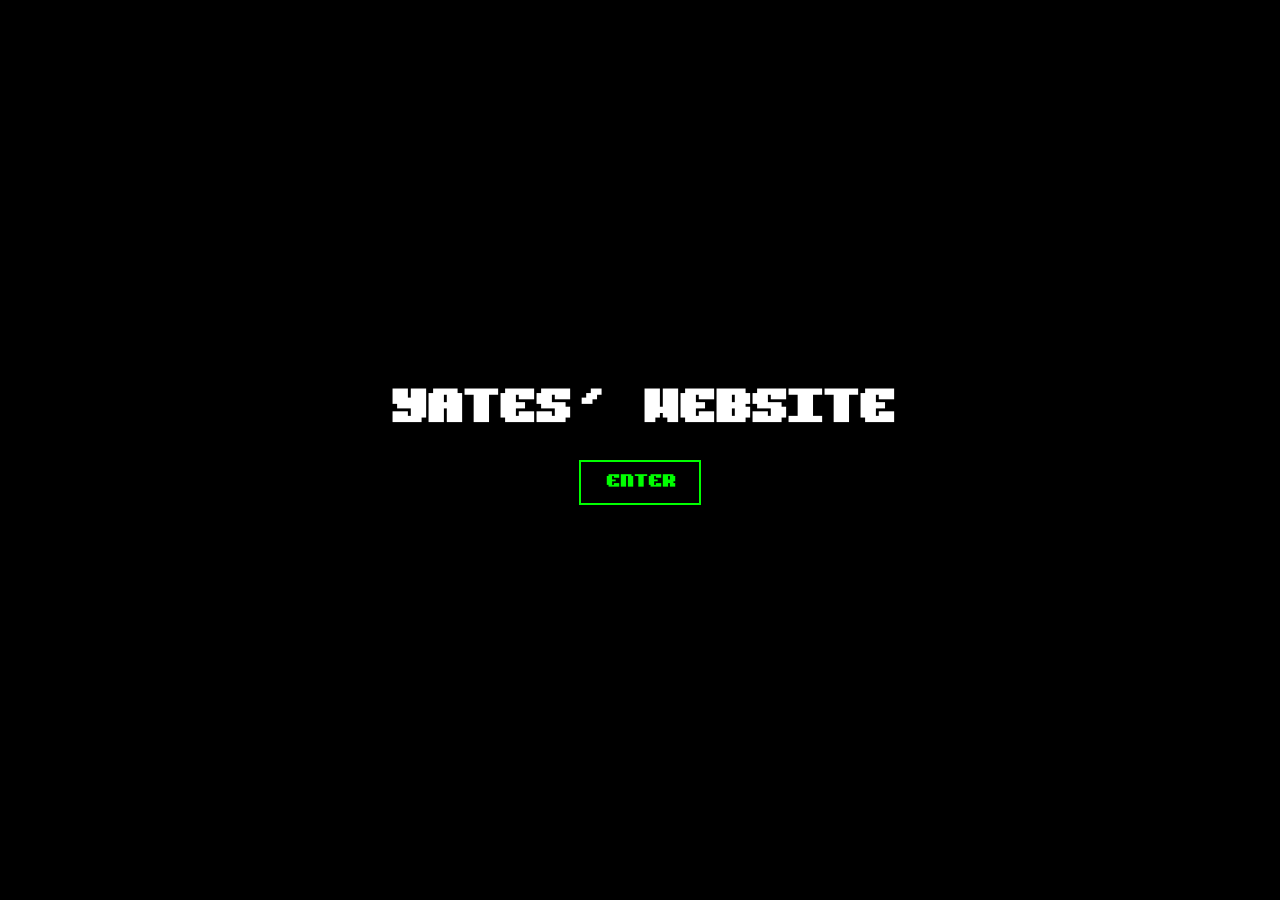
<file: index.html>
<!DOCTYPE html>
<html>
<head>
    <title>My Retro Website</title>
    <link rel="stylesheet" href="style.css">
</head>
<body>

<h1 class="pixel-text">Yates' Website</h1>
<div class="button-container">
  <button class="pixel-button">Enter</button>

  <div class="disclaimer">
    <span class="type-text">This site is not suited for mobile devices. Best viewed on desktop.</span>
  </div>
</div>   
<!-- 67 -->
<script src="script.js"></script>
</body>
</html>
</file>
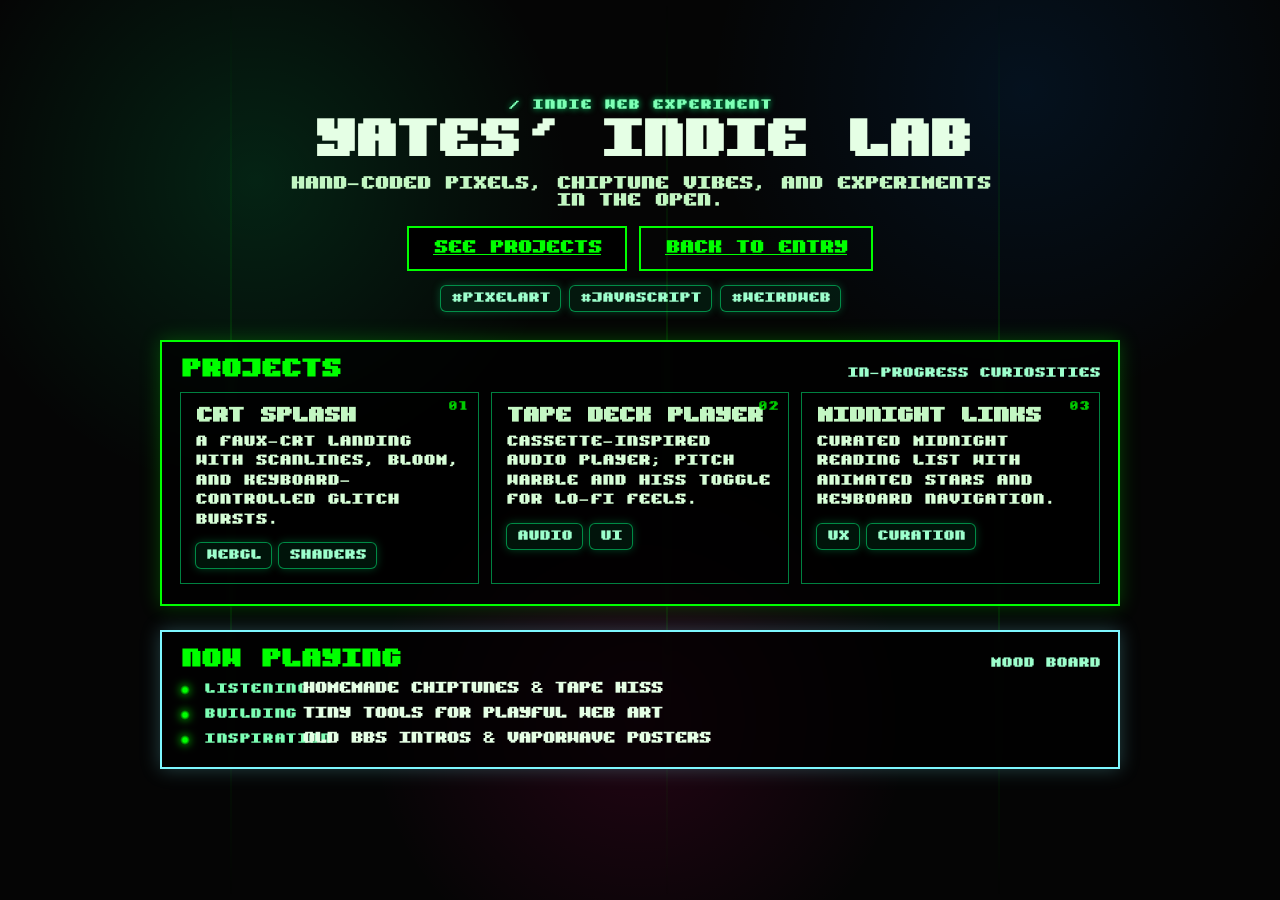
<file: main.html>
<!DOCTYPE html>
<html lang="en">
<head>
  <meta charset="UTF-8">
  <meta name="viewport" content="width=device-width, initial-scale=1.0">
  <title>Indie Lab | Yates</title>
  <link rel="stylesheet" href="style.css">
</head>
<body class="main-body">
  <header class="hero">
    <div class="hero__eyebrow">/ indie web experiment</div>
    <h1 class="pixel-text hero__title">Yates' Indie Lab</h1>
    <p class="hero__tagline">Hand-coded pixels, chiptune vibes, and experiments in the open.</p>
    <div class="hero__actions">
      <a class="pixel-button" href="#projects">See Projects</a>
      <a class="pixel-button ghost" href="index.html">Back to Entry</a>
    </div>
    <div class="hero__chips">
      <span class="tag-chip">#pixelart</span>
      <span class="tag-chip">#javascript</span>
      <span class="tag-chip">#weirdweb</span>
    </div>
  </header>

  <main class="content">
    <section id="projects" class="panel">
      <div class="panel__header">
        <h2 class="panel__title">Projects</h2>
        <span class="panel__subtitle">In-progress curiosities</span>
      </div>
      <div class="card-grid">
        <article class="card">
          <div class="card__badge">01</div>
          <h3 class="card__title">CRT Splash</h3>
          <p class="card__text">A faux-CRT landing with scanlines, bloom, and keyboard-controlled glitch bursts.</p>
          <div class="card__footer">
            <span class="tag-chip">WebGL</span>
            <span class="tag-chip">Shaders</span>
          </div>
        </article>
        <article class="card">
          <div class="card__badge">02</div>
          <h3 class="card__title">Tape Deck Player</h3>
          <p class="card__text">Cassette-inspired audio player; pitch warble and hiss toggle for lo-fi feels.</p>
          <div class="card__footer">
            <span class="tag-chip">Audio</span>
            <span class="tag-chip">UI</span>
          </div>
        </article>
        <article class="card">
          <div class="card__badge">03</div>
          <h3 class="card__title">Midnight Links</h3>
          <p class="card__text">Curated midnight reading list with animated stars and keyboard navigation.</p>
          <div class="card__footer">
            <span class="tag-chip">UX</span>
            <span class="tag-chip">Curation</span>
          </div>
        </article>
      </div>
    </section>

    <section class="panel panel--alt">
      <div class="panel__header">
        <h2 class="panel__title">Now Playing</h2>
        <span class="panel__subtitle">Mood board</span>
      </div>
      <div class="now-playing">
        <div class="now-playing__line">
          <span class="dot"></span>
          <span class="label">Listening</span>
          <span class="value">Homemade chiptunes & tape hiss</span>
        </div>
        <div class="now-playing__line">
          <span class="dot"></span>
          <span class="label">Building</span>
          <span class="value">Tiny tools for playful web art</span>
        </div>
        <div class="now-playing__line">
          <span class="dot"></span>
          <span class="label">Inspiration</span>
          <span class="value">Old BBS intros & vaporwave posters</span>
        </div>
      </div>
    </section>
  </main>

  <div class="background-wires">
    <span class="wire wire--one"></span>
    <span class="wire wire--two"></span>
    <span class="wire wire--three"></span>
  </div>
</body>
</html>
</file>
<file: style.css>
/* ===========================
   Font
   Load your pixel font (fallback to monospace).
   =========================== */
@font-face {
  font-family: 'Pixelite';
  src: url('fonts/Pixelite.woff2') format('woff2'),
       url('fonts/Pixelite.ttf') format('truetype');
  font-display: swap;
}

/* ===========================
   Heading / Pixel text
   Floating pixel title animation
   =========================== */
.pixel-text {
  font-family: 'Pixelite', monospace;
  animation: float 2s ease-in-out infinite;
  font-size: 41px;
  text-rendering: optimizeSpeed;
  -webkit-font-smoothing: none;
}

/* simple float animation used by .pixel-text and .pixel-button */
@keyframes float {
  0%, 100% { transform: translateY(0); }
  50%     { transform: translateY(-10px); }
}

/* ===========================
   Page layout
   Centers page content both vertically and horizontally.
   =========================== */
body {
  background-color: #000;
  color: #fff;
  display: flex;
  flex-direction: column; /* stack text and button vertically */
  justify-content: center; /* vertical centering */
  align-items: center;     /* horizontal centering */
  height: 100vh;           /* full viewport height */
  margin: 0;
}

/* ===========================
   Pixel button
   Visual style + hover invert
   =========================== */
.pixel-button {
  font-family: 'Pixelite', monospace;
  font-size: 16px;
  padding: 12px 24px;
  background-color: #000;
  color: #0f0;
  border: 2px solid #0f0;
  cursor: pointer;
  text-transform: uppercase;
  animation: float 3s ease-in-out infinite;

  /* NOTE: `position: center;` is not a valid CSS property — removed it.
     Removing it does not change the page appearance. */
}

.pixel-button:hover {
  background-color: #0f0;
  color: #000;
  border-color: #000;
}

/* ===========================
   Container for button + disclaimer
   Keeps both centered and stacked.
   =========================== */
.button-container {
  display: flex;
  flex-direction: column;
  align-items: center;
}

/* ===========================
   Disclaimer panel (hidden by default)
   - max-height + overflow used to create slide effect
   - opacity for fade
   - border/background to match retro pixel theme
   =========================== */
.disclaimer {
  font-family: 'Pixelite', monospace;
  color: #0f0;
  background: #000;
  border: 2px solid #0f0;
  margin-top: 10px;
  padding: 10px;
  text-align: center;
  font-size: 14px;

  /* Hidden state */
  max-height: 0;          /* collapsed */
  overflow: hidden;       /* hide content while collapsed */
  opacity: 0;             /* invisible while collapsed */

  /* Smooth fallback transitions (works when animation isn't running) */
  transition: max-height 0.4s ease, opacity 0.3s ease;
}

/* ===========================
   Hover behavior to open disclaimer
   We keep both the keyframe animation and the final state so the
   dropdown has a bouncy animation and ends in the visible state.
   =========================== */
.disclaimer.open {
  animation: dropDown 0.45s ease forwards;
  max-height: 120px;
  opacity: 1;
}

/* Keyframes that produce the slide + small bounce effect */
@keyframes dropDown {
  0% {
    max-height: 0;
    opacity: 0;
    transform: translateY(-15px);
  }
  60% {
    opacity: 1;
    transform: translateY(4px); /* small bounce */
  }
  100% {
    max-height: 100px;
    opacity: 1;
    transform: translateY(0);
  }
}

/* ===========================
   Typewriter text inside the disclaimer
   .type-text is animated on hover to simulate typing.
   =========================== */
.type-text {
  position: relative;
  display: inline-block;
  white-space: nowrap;
  overflow: hidden;
  border-right: 2px solid #0f0;
  width: 0;
  letter-spacing: 0.04em;
  text-shadow: 0 0 6px rgba(0, 255, 0, 0.7), 0 0 18px rgba(0, 255, 0, 0.3);
  filter: drop-shadow(0 0 6px #0f0);
}

/* When hovering the container, type the text and show a blinking cursor */
.disclaimer.open .type-text {
  animation:
    neonTyping 2.2s steps(40, end) forwards,
    glowPulse 1.8s ease-in-out infinite,
    cursorBlink 0.7s step-end infinite;
}

.type-text::after {
  content: '';
  position: absolute;
  inset: 0;
  pointer-events: none;
  background: linear-gradient(90deg, transparent, rgba(255, 255, 255, 0.9), transparent);
  mix-blend-mode: screen;
  transform: translateX(-120%);
  opacity: 0;
  animation: highlightSwipe 1.6s linear infinite paused;
}

.disclaimer.open .type-text::after {
  opacity: 1;
  animation-play-state: running;
}

.disclaimer:not(.open) .type-text::after {
  animation-play-state: paused;
  opacity: 0;
  transform: translateX(-120%);
}

/* typing increases width from 0 to full */
@keyframes neonTyping {
  from { width: 0; }
  to   { width: 100%; }
}

@keyframes cursorBlink {
  50% { border-color: transparent; }
}

@keyframes glowPulse {
  0%, 100% {
    text-shadow: 0 0 6px rgba(0, 255, 0, 0.7), 0 0 18px rgba(0, 255, 0, 0.3);
  }
  50% {
    text-shadow: 0 0 12px rgba(0, 255, 0, 1), 0 0 30px rgba(0, 255, 0, 0.5);
  }
  60% {
    text-shadow: 0 0 10px rgba(255, 255, 255, 0.8), 0 0 32px rgba(0, 255, 0, 0.8);
  }
}

@keyframes highlightSwipe {
  0% {
    transform: translateX(-120%);
    opacity: 0;
  }
  35% {
    opacity: 0.6;
  }
  70% {
    transform: translateX(120%);
    opacity: 0.4;
  }
  100% {
    transform: translateX(220%);
    opacity: 0;
  }
}

/* ===========================
   Main page styling
   =========================== */
.main-body {
  background: radial-gradient(circle at 20% 20%, rgba(0, 255, 128, 0.12), transparent 25%),
              radial-gradient(circle at 80% 10%, rgba(0, 128, 255, 0.1), transparent 24%),
              radial-gradient(circle at 50% 80%, rgba(255, 0, 128, 0.12), transparent 28%),
              #050505;
  color: #e5ffe5;
  font-family: 'Pixelite', monospace;
  min-height: 100vh;
  margin: 0;
  display: flex;
  flex-direction: column;
  align-items: center;
  padding: 32px 18px 64px;
  box-sizing: border-box;
  gap: 28px;
}

.hero {
  text-align: center;
  max-width: 720px;
  position: relative;
}

.hero__eyebrow {
  color: #7dffb5;
  letter-spacing: 0.08em;
  font-size: 12px;
  text-transform: uppercase;
  margin-bottom: 6px;
  text-shadow: 0 0 6px rgba(0, 255, 128, 0.8);
}

.hero__title {
  font-size: 46px;
  margin: 0 0 8px;
}

.hero__tagline {
  margin: 0 0 16px;
  color: #c3f7c3;
  font-size: 16px;
}

.hero__actions {
  display: flex;
  justify-content: center;
  gap: 12px;
  flex-wrap: wrap;
  margin-bottom: 14px;
}

.pixel-button.ghost {
  background: transparent;
  color: #0f0;
  border-color: #0f0;
}

.hero__chips {
  display: flex;
  gap: 8px;
  flex-wrap: wrap;
  justify-content: center;
}

.tag-chip {
  border: 1px solid rgba(0, 255, 128, 0.5);
  color: #9dffcd;
  padding: 6px 10px;
  font-size: 12px;
  border-radius: 6px;
  background: rgba(0, 255, 128, 0.08);
  box-shadow: 0 0 8px rgba(0, 255, 128, 0.25);
}

.content {
  width: min(960px, 100%);
  display: flex;
  flex-direction: column;
  gap: 24px;
  z-index: 1;
}

.panel {
  border: 2px solid #0f0;
  background: rgba(0, 0, 0, 0.7);
  box-shadow: 0 0 18px rgba(0, 255, 0, 0.25);
  padding: 16px 18px 20px;
  backdrop-filter: blur(3px);
}

.panel--alt {
  border-color: #7df7ff;
  box-shadow: 0 0 18px rgba(125, 247, 255, 0.25);
}

.panel__header {
  display: flex;
  align-items: baseline;
  justify-content: space-between;
  gap: 8px;
  margin-bottom: 10px;
}

.panel__title {
  margin: 0;
  font-size: 22px;
  color: #0f0;
}

.panel__subtitle {
  font-size: 12px;
  color: #9dffcd;
}

.card-grid {
  display: grid;
  grid-template-columns: repeat(auto-fit, minmax(220px, 1fr));
  gap: 12px;
}

.card {
  border: 1px solid rgba(0, 255, 128, 0.5);
  padding: 14px;
  background: rgba(0, 0, 0, 0.6);
  position: relative;
  overflow: hidden;
  transition: transform 0.2s ease, box-shadow 0.2s ease;
}

.card::before {
  content: '';
  position: absolute;
  inset: 0;
  background: linear-gradient(135deg, rgba(0, 255, 128, 0.1), transparent 50%);
  opacity: 0;
  transition: opacity 0.2s ease;
}

.card:hover {
  transform: translateY(-4px);
  box-shadow: 0 0 14px rgba(0, 255, 128, 0.25);
}

.card:hover::before {
  opacity: 1;
}

.card__badge {
  position: absolute;
  top: 8px;
  right: 10px;
  font-size: 11px;
  color: #0f0;
  opacity: 0.8;
}

.card__title {
  margin: 0 0 6px;
  font-size: 18px;
  color: #c3f7c3;
}

.card__text {
  margin: 0 0 12px;
  font-size: 13px;
  color: #d8ffd8;
  line-height: 1.5;
}

.card__footer {
  display: flex;
  gap: 6px;
  flex-wrap: wrap;
}

.now-playing {
  display: grid;
  gap: 10px;
}

.now-playing__line {
  display: grid;
  grid-template-columns: 16px 90px 1fr;
  align-items: center;
  gap: 8px;
}

.now-playing .dot {
  width: 10px;
  height: 10px;
  border-radius: 50%;
  background: radial-gradient(circle, #0f0 30%, rgba(0, 255, 0, 0.2) 70%);
  box-shadow: 0 0 8px rgba(0, 255, 0, 0.7);
}

.now-playing .label {
  color: #7dffb5;
  font-size: 12px;
  text-transform: uppercase;
  letter-spacing: 0.05em;
}

.now-playing .value {
  color: #e5ffe5;
  font-size: 14px;
}

.background-wires {
  position: fixed;
  inset: 0;
  pointer-events: none;
  overflow: hidden;
  z-index: 0;
}

.wire {
  position: absolute;
  width: 2px;
  height: 100%;
  background: linear-gradient(180deg, transparent, rgba(0, 255, 0, 0.4), transparent);
  animation: drift 10s linear infinite;
  opacity: 0.35;
}

.wire--one { left: 18%; animation-duration: 9s; }
.wire--two { left: 52%; animation-duration: 11s; }
.wire--three { left: 78%; animation-duration: 13s; }

@keyframes drift {
  0%   { transform: translateY(-10%); }
  50%  { transform: translateY(6%); }
  100% { transform: translateY(-10%); }
}

@media (max-width: 640px) {
  .hero__title { font-size: 34px; }
  .hero__tagline { font-size: 14px; }
  .panel__header { flex-direction: column; align-items: flex-start; }
  .now-playing__line { grid-template-columns: 14px 80px 1fr; }
}
</file>
